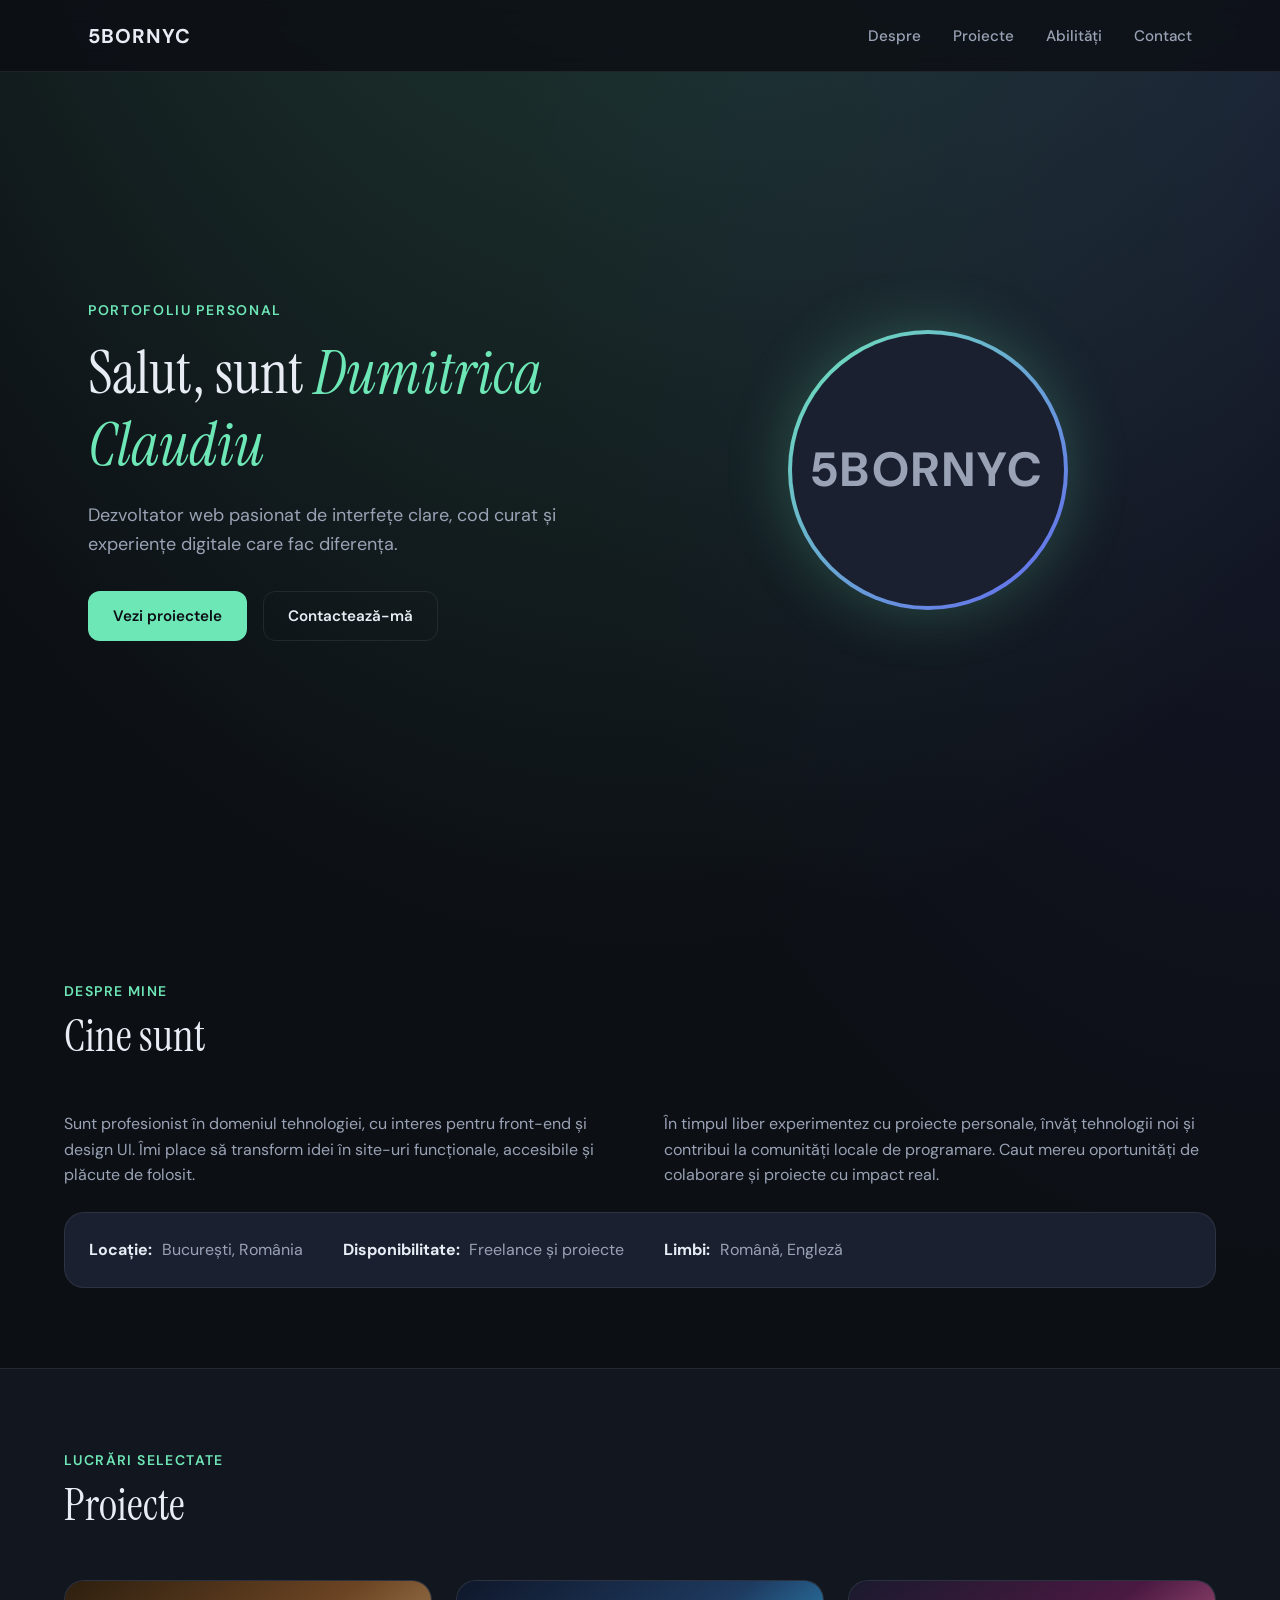
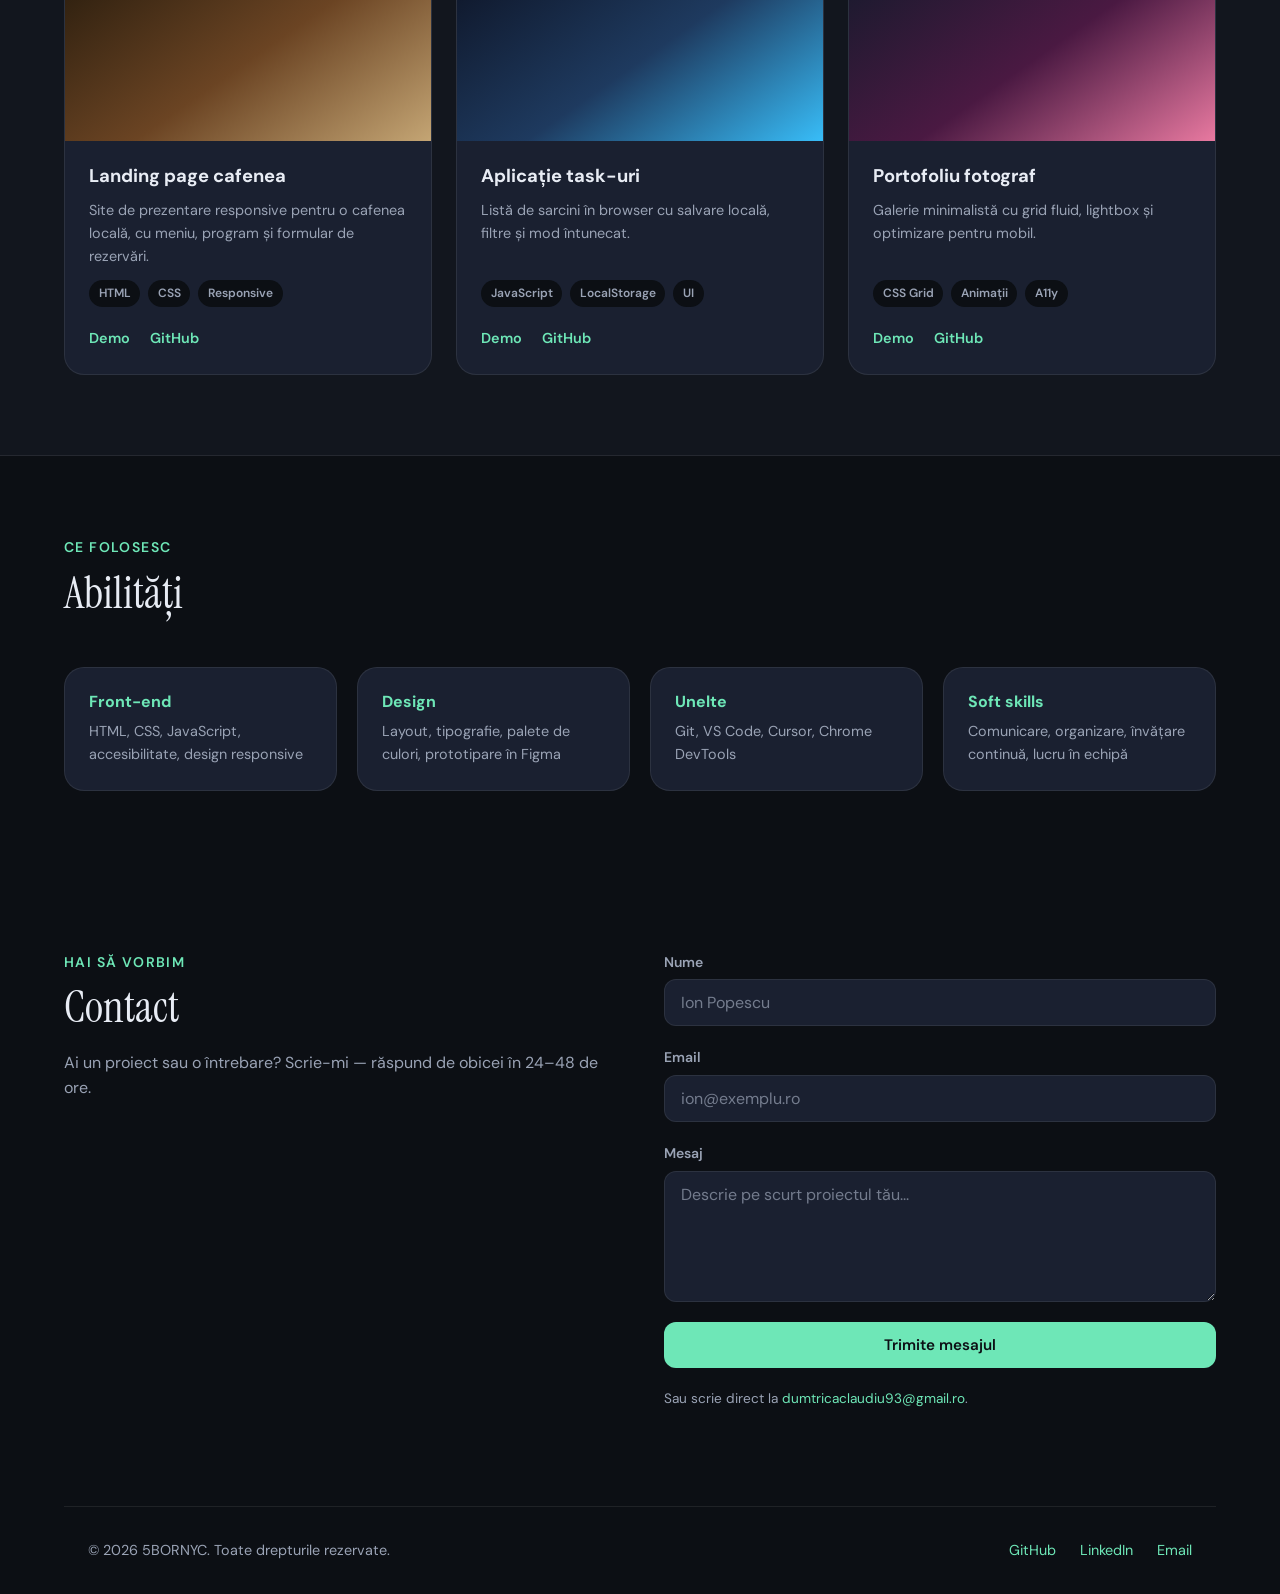
<file: index.html>
<!DOCTYPE html>
<html lang="ro">
  <head>
    <meta charset="UTF-8" />
    <meta name="viewport" content="width=device-width, initial-scale=1.0" />
    <meta
      name="description"
      content="Portofoliu personal — proiecte, abilități și contact."
    />
    <title>Portofoliu |Dumitrica Claudiu</title>
    <link rel="preconnect" href="https://fonts.googleapis.com" />
    <link rel="preconnect" href="https://fonts.gstatic.com" crossorigin />
    <link
      href="https://fonts.googleapis.com/css2?family=DM+Sans:ital,opsz,wght@0,9..40,400;0,9..40,500;0,9..40,600;0,9..40,700;1,9..40,400&family=Instrument+Serif:ital@0;1&display=swap"
      rel="stylesheet"
    />
    <link rel="stylesheet" href="styles.css" />
  </head>

  <body>
    <a class="skip-link" href="#continut">Sari la conținut</a>

    <header class="site-header">
      <nav class="nav" aria-label="Navigare principală">
        <a class="logo" href="#">5BORNYC</a>
        <input
          class="nav-check"
          type="checkbox"
          id="nav-check"
          aria-hidden="true"
        />
        <label class="nav-toggle" for="nav-check">
          <span class="sr-only">Deschide meniul</span>
          <span class="nav-toggle-bar"></span>
          <span class="nav-toggle-bar"></span>
          <span class="nav-toggle-bar"></span>
        </label>
        <ul class="nav-links" id="meniu-nav">
          <li><a href="#despre">Despre</a></li>
          <li><a href="#proiecte">Proiecte</a></li>
          <li><a href="#abilitati">Abilități</a></li>
          <li><a href="#contact">Contact</a></li>
        </ul>
      </nav>
    </header>

    <main id="continut">
      <section class="hero" aria-labelledby="titlu-hero">
        <div class="hero-content">
          <p class="eyebrow">Portofoliu personal</p>
          <h1 id="titlu-hero">
            Salut, sunt <span class="accent">Dumitrica Claudiu</span>
          </h1>
          <p class="hero-subtitle">
            Dezvoltator web pasionat de interfețe clare, cod curat și experiențe
            digitale care fac diferența.
          </p>
          <div class="hero-actions">
            <a class="btn btn-primary" href="#proiecte">Vezi proiectele</a>
            <a class="btn btn-secondary" href="#contact">Contactează-mă</a>
          </div>
        </div>
        <div class="hero-visual" aria-hidden="true">
          <div class="avatar-ring">
            <div class="avatar-placeholder">
              <span>5BORNYC</span>
            </div>
          </div>
        </div>
      </section>

      <section class="section" id="despre" aria-labelledby="titlu-despre">
        <div class="section-inner">
          <header class="section-header">
            <p class="section-label">Despre mine</p>
            <h2 id="titlu-despre">Cine sunt</h2>
          </header>
          <div class="about-grid">
            <p>
              Sunt profesionist în domeniul tehnologiei, cu interes
              pentru front-end și design UI. Îmi place să transform idei în
              site-uri funcționale, accesibile și plăcute de folosit.
            </p>
            <p>
              În timpul liber experimentez cu proiecte personale, învăț
              tehnologii noi și contribui la comunități locale de programare.
              Caut mereu oportunități de colaborare și proiecte cu impact real.
            </p>
            <ul class="about-facts">
              <li><strong>Locație:</strong> București, România</li>
              <li><strong>Disponibilitate:</strong> Freelance și proiecte</li>
              <li><strong>Limbi:</strong> Română, Engleză</li>
            </ul>
          </div>
        </div>
      </section>

      <section
        class="section section-alt"
        id="proiecte"
        aria-labelledby="titlu-proiecte"
      >
        <div class="section-inner">
          <header class="section-header">
            <p class="section-label">Lucrări selectate</p>
            <h2 id="titlu-proiecte">Proiecte</h2>
          </header>
          <div class="projects-grid">
            <article class="project-card">
              <div class="project-thumb project-thumb-1" role="img" aria-label="Previzualizare proiect cafenea"></div>
              <div class="project-body">
                <h3>Landing page cafenea</h3>
                <p>
                  Site de prezentare responsive pentru o cafenea locală, cu
                  meniu, program și formular de rezervări.
                </p>
                <ul class="tag-list">
                  <li>HTML</li>
                  <li>CSS</li>
                  <li>Responsive</li>
                </ul>
                <div class="project-links">
                  <a href="demos/cafenea/index.html" target="_blank" rel="noopener noreferrer">Demo</a>
                  <a href="#">GitHub</a>
                </div>
              </div>
            </article>

            <article class="project-card">
              <div class="project-thumb project-thumb-2" role="img" aria-label="Previzualizare aplicație task-uri"></div>
              <div class="project-body">
                <h3>Aplicație task-uri</h3>
                <p>
                  Listă de sarcini în browser cu salvare locală, filtre și mod
                  întunecat.
                </p>
                <ul class="tag-list">
                  <li>JavaScript</li>
                  <li>LocalStorage</li>
                  <li>UI</li>
                </ul>
                <div class="project-links">
                  <a href="demos/taskuri/index.html" target="_blank" rel="noopener noreferrer">Demo</a>
                  <a href="#">GitHub</a>
                </div>
              </div>
            </article>

            <article class="project-card">
              <div class="project-thumb project-thumb-3" role="img" aria-label="Previzualizare portofoliu fotograf"></div>
              <div class="project-body">
                <h3>Portofoliu fotograf</h3>
                <p>
                  Galerie minimalistă cu grid fluid, lightbox și optimizare
                  pentru mobil.
                </p>
                <ul class="tag-list">
                  <li>CSS Grid</li>
                  <li>Animații</li>
                  <li>A11y</li>
                </ul>
                <div class="project-links">
                  <a href="demos/fotograf/index.html" target="_blank" rel="noopener noreferrer">Demo</a>
                  <a href="#">GitHub</a>
                </div>
              </div>
            </article>
          </div>
        </div>
      </section>

      <section class="section" id="abilitati" aria-labelledby="titlu-abilitati">
        <div class="section-inner">
          <header class="section-header">
            <p class="section-label">Ce folosesc</p>
            <h2 id="titlu-abilitati">Abilități</h2>
          </header>
          <ul class="skills-grid">
            <li class="skill-card">
              <h3>Front-end</h3>
              <p>HTML, CSS, JavaScript, accesibilitate, design responsive</p>
            </li>
            <li class="skill-card">
              <h3>Design</h3>
              <p>Layout, tipografie, palete de culori, prototipare în Figma</p>
            </li>
            <li class="skill-card">
              <h3>Unelte</h3>
              <p>Git, VS Code, Cursor, Chrome DevTools</p>
            </li>
            <li class="skill-card">
              <h3>Soft skills</h3>
              <p>Comunicare, organizare, învățare continuă, lucru în echipă</p>
            </li>
          </ul>
        </div>
      </section>

      <section
        class="section section-contact"
        id="contact"
        aria-labelledby="titlu-contact"
      >
        <div class="section-inner contact-inner">
          <header class="section-header">
            <p class="section-label">Hai să vorbim</p>
            <h2 id="titlu-contact">Contact</h2>
            <p class="contact-intro">
              Ai un proiect sau o întrebare? Scrie-mi — răspund de obicei în
              24–48 de ore.
            </p>
          </header>
          <form class="contact-form" action="mailto:email@exemplu.ro" method="post" enctype="text/plain">
            <div class="form-row">
              <label for="nume">Nume</label>
              <input
                id="nume"
                name="nume"
                type="text"
                autocomplete="name"
                required
                placeholder="Ion Popescu"
              />
            </div>
            <div class="form-row">
              <label for="email">Email</label>
              <input
                id="email"
                name="email"
                type="email"
                autocomplete="email"
                required
                placeholder="ion@exemplu.ro"
              />
            </div>
            <div class="form-row">
              <label for="mesaj">Mesaj</label>
              <textarea
                id="mesaj"
                name="mesaj"
                rows="5"
                required
                placeholder="Descrie pe scurt proiectul tău..."
              ></textarea>
            </div>
            <button class="btn btn-primary" type="submit">
              Trimite mesajul
            </button>
            <p class="form-note">
              Sau scrie direct la
              <a href="mailto:email@exemplu.ro">dumtricaclaudiu93@gmail.ro</a>.
            </p>
          </form>
        </div>
      </section>
    </main>

    <footer class="site-footer">
      <p>© 2026 5BORNYC. Toate drepturile rezervate.</p>
      <ul class="footer-links">
        <li>
          <a href="https://github.com" target="_blank" rel="noopener noreferrer">GitHub</a>
        </li>
        <li>
          <a href="https://linkedin.com" target="_blank" rel="noopener noreferrer">LinkedIn</a>
        </li>
        <li><a href="mailto:email@exemplu.ro">Email</a></li>
      </ul>
    </footer>
  </body>
</html>
</file>
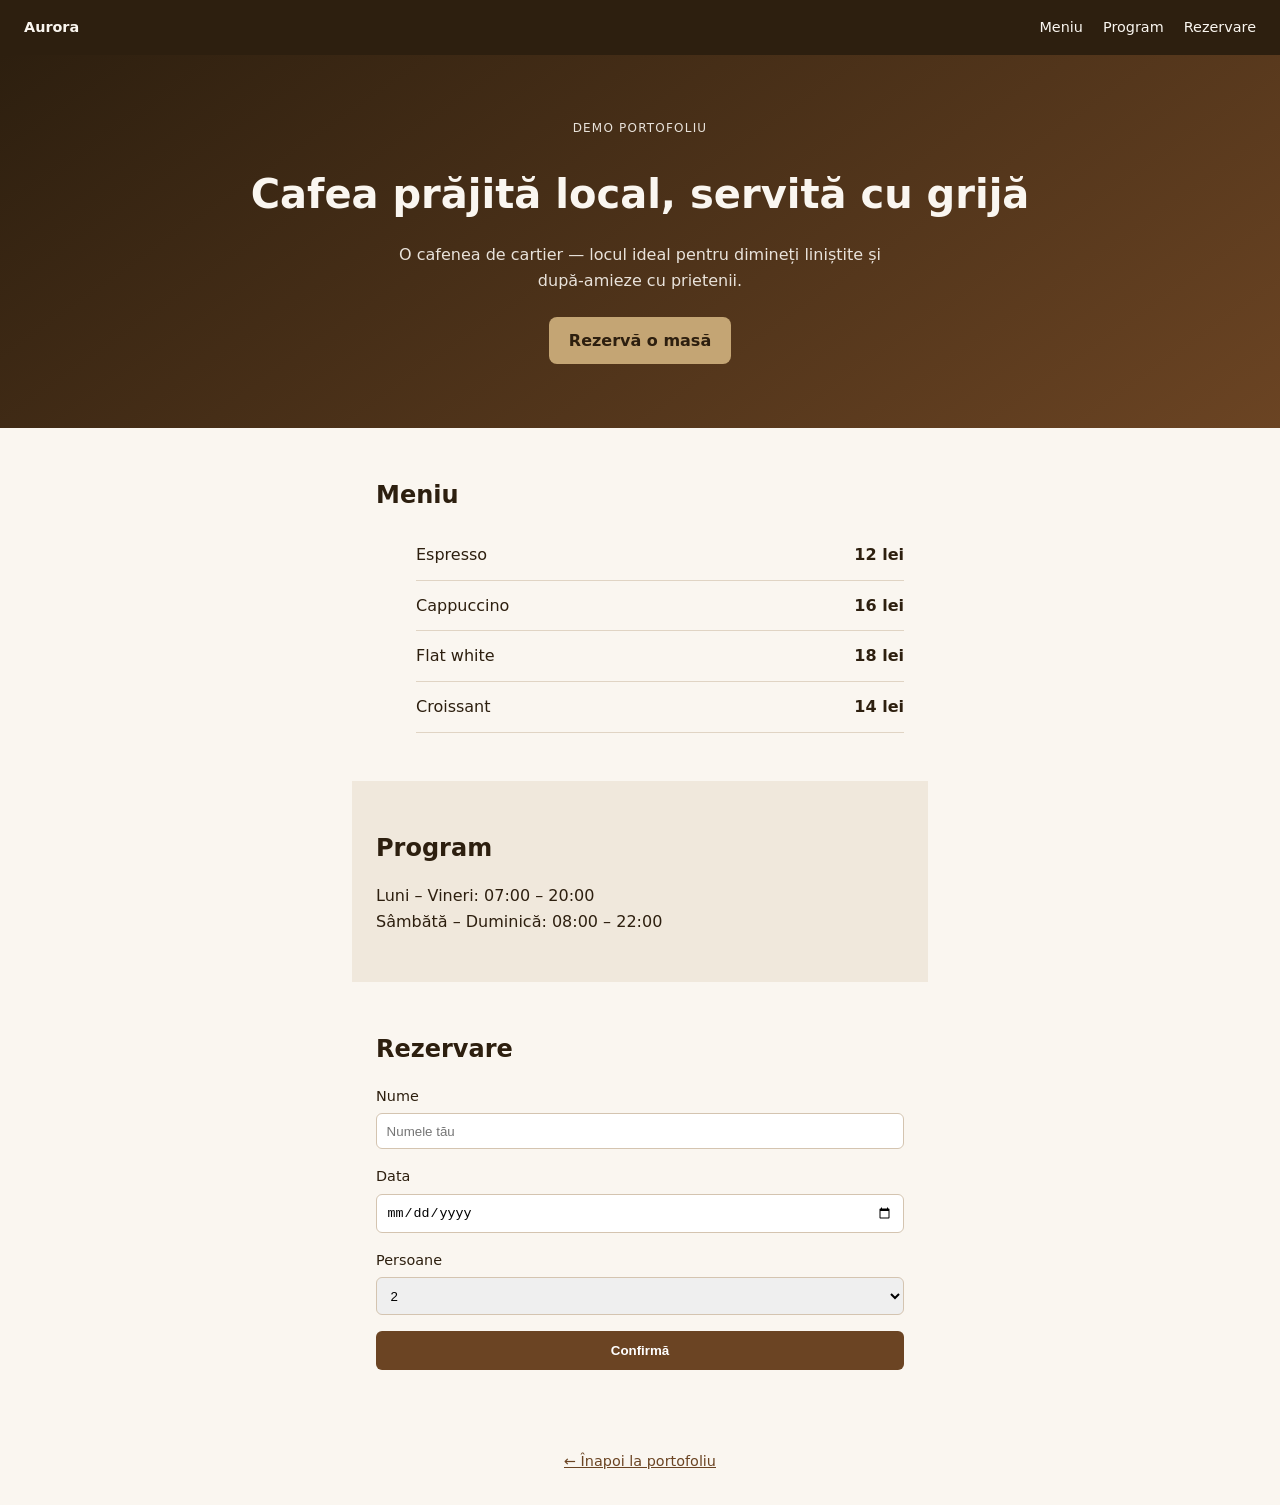
<file: demos/cafenea/index.html>
<!DOCTYPE html>
<html lang="ro">
  <head>
    <meta charset="UTF-8" />
    <meta name="viewport" content="width=device-width, initial-scale=1.0" />
    <title>Cafenea Aurora — Demo</title>
    <link rel="stylesheet" href="style.css" />
  </head>
  <body>
    <header class="header">
      <a class="logo" href="#">Aurora</a>
      <nav>
        <a href="#meniu">Meniu</a>
        <a href="#program">Program</a>
        <a href="#rezervare">Rezervare</a>
      </nav>
    </header>

    <section class="hero">
      <p class="tag">Demo portofoliu</p>
      <h1>Cafea prăjită local, servită cu grijă</h1>
      <p>O cafenea de cartier — locul ideal pentru dimineți liniștite și după-amieze cu prietenii.</p>
      <a class="btn" href="#rezervare">Rezervă o masă</a>
    </section>

    <section class="section" id="meniu">
      <h2>Meniu</h2>
      <ul class="menu">
        <li><span>Espresso</span><strong>12 lei</strong></li>
        <li><span>Cappuccino</span><strong>16 lei</strong></li>
        <li><span>Flat white</span><strong>18 lei</strong></li>
        <li><span>Croissant</span><strong>14 lei</strong></li>
      </ul>
    </section>

    <section class="section alt" id="program">
      <h2>Program</h2>
      <p>Luni – Vineri: 07:00 – 20:00</p>
      <p>Sâmbătă – Duminică: 08:00 – 22:00</p>
    </section>

    <section class="section" id="rezervare">
      <h2>Rezervare</h2>
      <form class="form" onsubmit="event.preventDefault(); alert('Demo: rezervarea a fost trimisă!');">
        <label>
          Nume
          <input type="text" required placeholder="Numele tău" />
        </label>
        <label>
          Data
          <input type="date" required />
        </label>
        <label>
          Persoane
          <select required>
            <option value="2">2</option>
            <option value="4">4</option>
            <option value="6">6+</option>
          </select>
        </label>
        <button type="submit">Confirmă</button>
      </form>
    </section>

    <footer>
      <a href="../../index.html#proiecte">← Înapoi la portofoliu</a>
    </footer>
  </body>
</html>
</file>
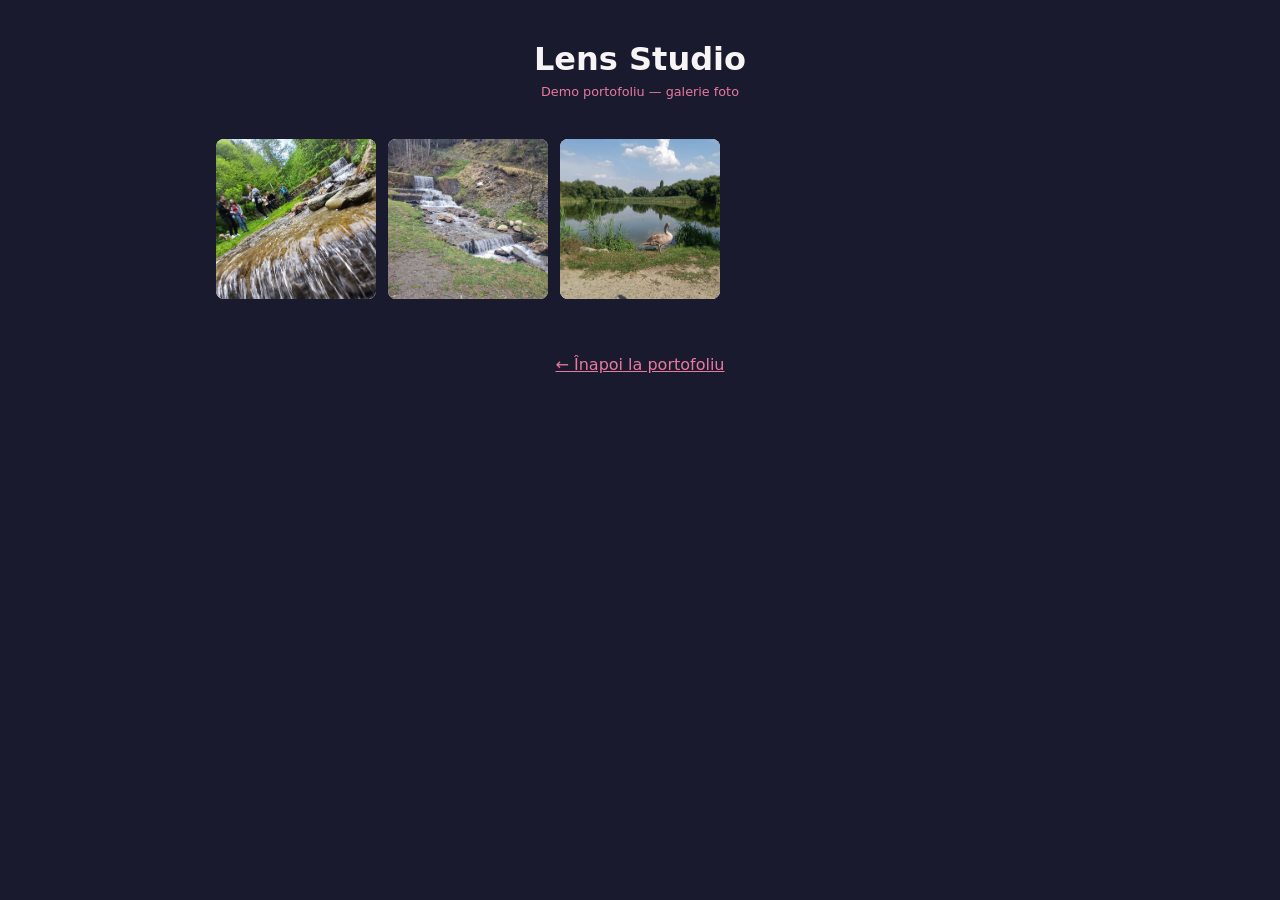
<file: demos/fotograf/index.html>
<!DOCTYPE html>
<html lang="ro">
  <head>
    <meta charset="UTF-8" />
    <meta name="viewport" content="width=device-width, initial-scale=1.0" />
    <title>Portofoliu fotograf — Demo</title>
    <link rel="stylesheet" href="style.css" />
  </head>
  <body>
    <header class="header">
      <h1>Lens Studio</h1>
      <p class="tag">Demo portofoliu — galerie foto</p>
    </header>

    <main class="gallery" id="gallery" aria-label="Galerie fotografii"></main>

    <dialog id="lightbox" class="lightbox">
      <button type="button" class="close" id="close-lightbox" aria-label="Închide">
        ×
      </button>
      <figure>
        <img id="lightbox-img" class="lightbox-img" alt="" />
        <figcaption id="lightbox-caption"></figcaption>
      </figure>
    </dialog>

    <footer>
      <a href="../../index.html#proiecte">← Înapoi la portofoliu</a>
    </footer>

    <script src="app.js"></script>
  </body>
</html>
</file>
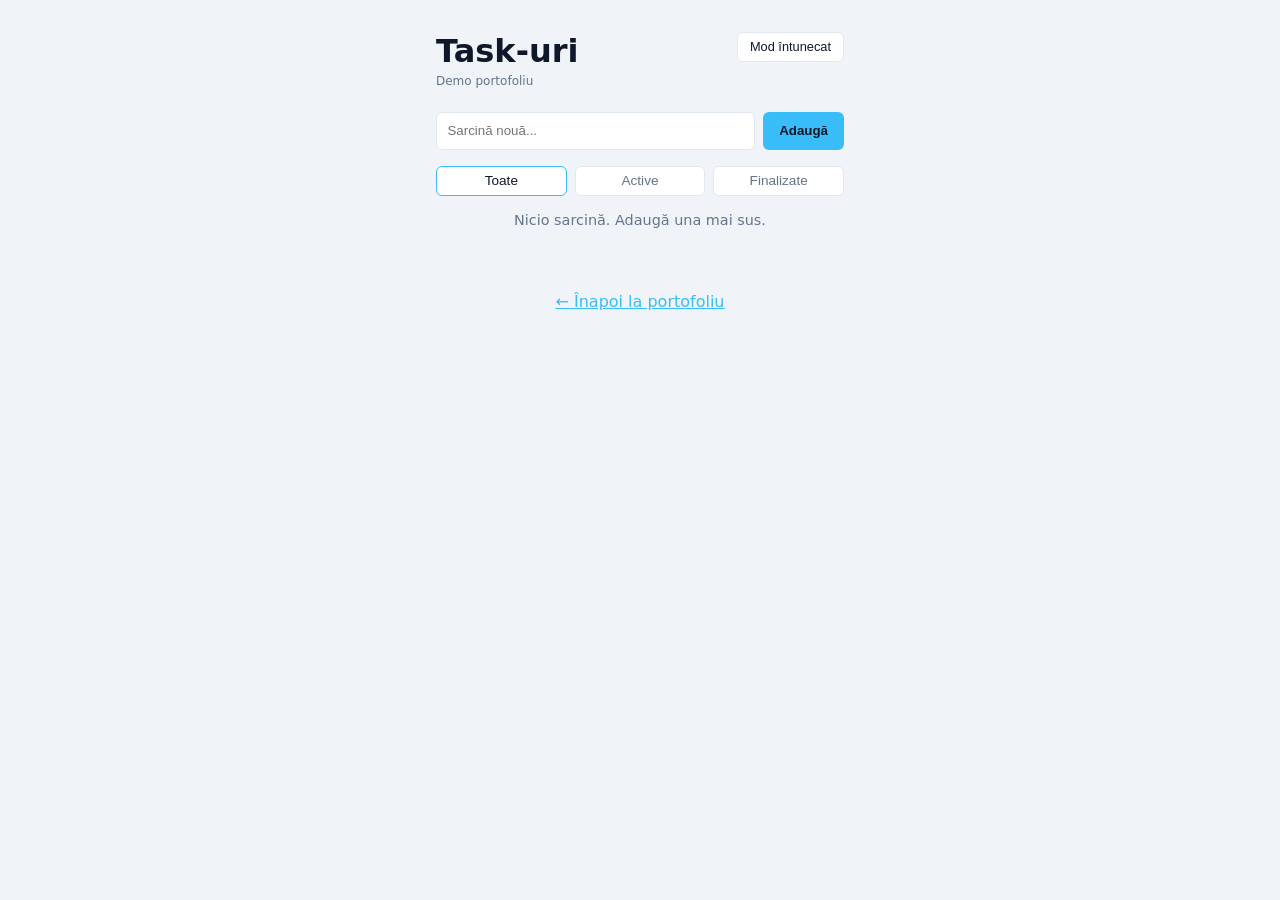
<file: demos/taskuri/index.html>
<!DOCTYPE html>
<html lang="ro">
  <head>
    <meta charset="UTF-8" />
    <meta name="viewport" content="width=device-width, initial-scale=1.0" />
    <title>Task-uri — Demo</title>
    <link rel="stylesheet" href="style.css" />
  </head>
  <body>
    <div class="app">
      <header class="top">
        <div>
          <h1>Task-uri</h1>
          <p class="tag">Demo portofoliu</p>
        </div>
        <button type="button" id="toggle-theme" aria-label="Comută modul întunecat">
          Mod întunecat
        </button>
      </header>

      <form id="form-add" class="add-form">
        <input id="input-task" type="text" placeholder="Sarcină nouă..." required />
        <button type="submit">Adaugă</button>
      </form>

      <div class="filters" role="tablist">
        <button type="button" class="filter active" data-filter="all">Toate</button>
        <button type="button" class="filter" data-filter="active">Active</button>
        <button type="button" class="filter" data-filter="done">Finalizate</button>
      </div>

      <ul id="list" class="task-list" aria-live="polite"></ul>
      <p id="empty" class="empty hidden">Nicio sarcină. Adaugă una mai sus.</p>
    </div>

    <footer>
      <a href="../../index.html#proiecte">← Înapoi la portofoliu</a>
    </footer>

    <script src="app.js"></script>
  </body>
</html>
</file>
<file: styles.css>
/* --- Variabile & reset --- */
:root {
  --bg: #0c0f14;
  --bg-alt: #12161e;
  --surface: #1a2030;
  --surface-hover: #222a3d;
  --text: #e8ecf4;
  --text-muted: #9aa3b5;
  --accent: #6ee7b7;
  --accent-dim: #34d399;
  --accent-glow: rgba(110, 231, 183, 0.25);
  --border: rgba(255, 255, 255, 0.08);
  --radius: 12px;
  --radius-lg: 20px;
  --font-sans: "DM Sans", system-ui, sans-serif;
  --font-serif: "Instrument Serif", Georgia, serif;
  --header-h: 4.5rem;
  --max-width: 72rem;
  --transition: 0.2s ease;
}

*,
*::before,
*::after {
  box-sizing: border-box;
}

html {
  scroll-behavior: smooth;
}

body {
  margin: 0;
  font-family: var(--font-sans);
  font-size: 1rem;
  line-height: 1.6;
  color: var(--text);
  background: var(--bg);
  background-image:
    radial-gradient(ellipse 80% 50% at 50% -20%, var(--accent-glow), transparent),
    radial-gradient(ellipse 60% 40% at 100% 0%, rgba(99, 102, 241, 0.12), transparent);
}

img {
  max-width: 100%;
  display: block;
}

a {
  color: var(--accent);
  text-decoration: none;
  transition: color var(--transition);
}

a:hover {
  color: var(--accent-dim);
}

ul {
  list-style: none;
  margin: 0;
  padding: 0;
}

h1,
h2,
h3 {
  margin: 0;
  line-height: 1.2;
}

p {
  margin: 0;
}

.sr-only {
  position: absolute;
  width: 1px;
  height: 1px;
  padding: 0;
  margin: -1px;
  overflow: hidden;
  clip: rect(0, 0, 0, 0);
  white-space: nowrap;
  border: 0;
}

.skip-link {
  position: absolute;
  top: -100%;
  left: 1rem;
  z-index: 200;
  padding: 0.5rem 1rem;
  background: var(--accent);
  color: var(--bg);
  border-radius: var(--radius);
  font-weight: 600;
}

.skip-link:focus {
  top: 1rem;
}

/* --- Header & nav --- */
.site-header {
  position: sticky;
  top: 0;
  z-index: 100;
  height: var(--header-h);
  background: rgba(12, 15, 20, 0.85);
  backdrop-filter: blur(12px);
  border-bottom: 1px solid var(--border);
}

.nav {
  display: flex;
  align-items: center;
  justify-content: space-between;
  max-width: var(--max-width);
  margin: 0 auto;
  padding: 0 1.5rem;
  height: 100%;
}

.logo {
  font-weight: 700;
  font-size: 1.25rem;
  color: var(--text);
  letter-spacing: 0.05em;
}

.logo:hover {
  color: var(--accent);
}

.nav-check {
  position: absolute;
  opacity: 0;
  pointer-events: none;
}

.nav-toggle {
  display: none;
  flex-direction: column;
  justify-content: center;
  gap: 5px;
  width: 2.5rem;
  height: 2.5rem;
  padding: 0;
  border: none;
  background: transparent;
  cursor: pointer;
}

.nav-toggle-bar {
  display: block;
  width: 1.5rem;
  height: 2px;
  background: var(--text);
  border-radius: 2px;
  transition: transform var(--transition), opacity var(--transition);
}

.nav-links {
  display: flex;
  gap: 2rem;
}

.nav-links a {
  color: var(--text-muted);
  font-weight: 500;
  font-size: 0.95rem;
}

.nav-links a:hover {
  color: var(--text);
}

/* --- Butoane --- */
.btn {
  display: inline-flex;
  align-items: center;
  justify-content: center;
  padding: 0.75rem 1.5rem;
  font-family: inherit;
  font-size: 0.95rem;
  font-weight: 600;
  border-radius: var(--radius);
  border: 1px solid transparent;
  cursor: pointer;
  transition:
    background var(--transition),
    color var(--transition),
    border-color var(--transition),
    transform var(--transition);
}

.btn-primary {
  background: var(--accent);
  color: var(--bg);
}

.btn-primary:hover {
  background: var(--accent-dim);
  color: var(--bg);
  transform: translateY(-1px);
}

.btn-secondary {
  background: transparent;
  color: var(--text);
  border-color: var(--border);
}

.btn-secondary:hover {
  border-color: var(--accent);
  color: var(--accent);
}

/* --- Hero --- */
.hero {
  display: grid;
  grid-template-columns: 1fr 1fr;
  gap: 3rem;
  align-items: center;
  max-width: var(--max-width);
  margin: 0 auto;
  padding: 4rem 1.5rem 6rem;
  min-height: calc(100vh - var(--header-h));
}

.eyebrow {
  font-size: 0.875rem;
  font-weight: 600;
  text-transform: uppercase;
  letter-spacing: 0.12em;
  color: var(--accent);
  margin-bottom: 1rem;
}

.hero h1 {
  font-family: var(--font-serif);
  font-size: clamp(2.5rem, 5vw, 3.75rem);
  font-weight: 400;
  margin-bottom: 1.25rem;
}

.hero h1 .accent {
  font-style: italic;
  color: var(--accent);
}

.hero-subtitle {
  font-size: 1.125rem;
  color: var(--text-muted);
  max-width: 32rem;
  margin-bottom: 2rem;
}

.hero-actions {
  display: flex;
  flex-wrap: wrap;
  gap: 1rem;
}

.hero-visual {
  display: flex;
  justify-content: center;
  align-items: center;
}

.avatar-ring {
  width: min(280px, 70vw);
  aspect-ratio: 1;
  border-radius: 50%;
  padding: 4px;
  background: linear-gradient(135deg, var(--accent), #6366f1);
  box-shadow: 0 0 60px var(--accent-glow);
}

.avatar-placeholder {
  width: 100%;
  height: 100%;
  border-radius: 50%;
  background: var(--surface);
  display: flex;
  align-items: center;
  justify-content: center;
  font-size: 3rem;
  font-weight: 700;
  color: var(--text-muted);
  letter-spacing: 0.05em;
}

/* --- Secțiuni --- */
.section {
  padding: 5rem 1.5rem;
}

.section-alt {
  background: var(--bg-alt);
  border-block: 1px solid var(--border);
}

.section-inner {
  max-width: var(--max-width);
  margin: 0 auto;
}

.section-header {
  margin-bottom: 3rem;
  max-width: 36rem;
}

.section-label {
  font-size: 0.875rem;
  font-weight: 600;
  text-transform: uppercase;
  letter-spacing: 0.1em;
  color: var(--accent);
  margin-bottom: 0.5rem;
}

.section-header h2 {
  font-family: var(--font-serif);
  font-size: clamp(2rem, 4vw, 2.75rem);
  font-weight: 400;
}

/* --- Despre --- */
.about-grid {
  display: grid;
  grid-template-columns: 1fr 1fr;
  gap: 1.5rem 3rem;
}

.about-grid p {
  color: var(--text-muted);
}

.about-facts {
  grid-column: 1 / -1;
  display: flex;
  flex-wrap: wrap;
  gap: 1.5rem 2.5rem;
  padding: 1.5rem;
  background: var(--surface);
  border-radius: var(--radius-lg);
  border: 1px solid var(--border);
}

.about-facts li {
  color: var(--text-muted);
}

.about-facts strong {
  color: var(--text);
  margin-right: 0.35rem;
}

/* --- Proiecte --- */
.projects-grid {
  display: grid;
  grid-template-columns: repeat(3, 1fr);
  gap: 1.5rem;
}

.project-card {
  display: flex;
  flex-direction: column;
  background: var(--surface);
  border-radius: var(--radius-lg);
  border: 1px solid var(--border);
  overflow: hidden;
  transition:
    transform var(--transition),
    border-color var(--transition),
    box-shadow var(--transition);
}

.project-card:hover {
  transform: translateY(-4px);
  border-color: rgba(110, 231, 183, 0.3);
  box-shadow: 0 12px 40px rgba(0, 0, 0, 0.35);
}

.project-thumb {
  height: 10rem;
  background-size: cover;
  background-position: center;
}

.project-thumb-1 {
  background-image: linear-gradient(145deg, #2d1f0f 0%, #6b4423 50%, #c4a574 100%);
}

.project-thumb-2 {
  background-image: linear-gradient(145deg, #0f172a 0%, #1e3a5f 50%, #38bdf8 100%);
}

.project-thumb-3 {
  background-image: linear-gradient(145deg, #1a1a2e 0%, #4a1942 50%, #e879a0 100%);
}

.project-body {
  padding: 1.5rem;
  display: flex;
  flex-direction: column;
  flex: 1;
  gap: 0.75rem;
}

.project-body h3 {
  font-size: 1.15rem;
}

.project-body p {
  font-size: 0.9rem;
  color: var(--text-muted);
  flex: 1;
}

.tag-list {
  display: flex;
  flex-wrap: wrap;
  gap: 0.5rem;
}

.tag-list li {
  font-size: 0.75rem;
  font-weight: 600;
  padding: 0.25rem 0.6rem;
  background: var(--bg);
  border-radius: 999px;
  color: var(--text-muted);
}

.project-links {
  display: flex;
  gap: 1.25rem;
  margin-top: 0.5rem;
}

.project-links a {
  font-weight: 600;
  font-size: 0.9rem;
}

/* --- Abilități --- */
.skills-grid {
  display: grid;
  grid-template-columns: repeat(4, 1fr);
  gap: 1.25rem;
}

.skill-card {
  padding: 1.5rem;
  background: var(--surface);
  border: 1px solid var(--border);
  border-radius: var(--radius-lg);
  transition: border-color var(--transition);
}

.skill-card:hover {
  border-color: rgba(110, 231, 183, 0.35);
}

.skill-card h3 {
  font-size: 1rem;
  margin-bottom: 0.5rem;
  color: var(--accent);
}

.skill-card p {
  font-size: 0.9rem;
  color: var(--text-muted);
}

/* --- Contact --- */
.section-contact {
  padding-bottom: 6rem;
}

.contact-inner {
  display: grid;
  grid-template-columns: 1fr 1fr;
  gap: 3rem;
  align-items: start;
}

.contact-intro {
  color: var(--text-muted);
  margin-top: 1rem;
}

.contact-form {
  display: flex;
  flex-direction: column;
  gap: 1.25rem;
}

.form-row {
  display: flex;
  flex-direction: column;
  gap: 0.4rem;
}

.form-row label {
  font-size: 0.875rem;
  font-weight: 600;
  color: var(--text-muted);
}

.form-row input,
.form-row textarea {
  font-family: inherit;
  font-size: 1rem;
  padding: 0.75rem 1rem;
  background: var(--surface);
  border: 1px solid var(--border);
  border-radius: var(--radius);
  color: var(--text);
  transition: border-color var(--transition);
}

.form-row input::placeholder,
.form-row textarea::placeholder {
  color: var(--text-muted);
  opacity: 0.7;
}

.form-row input:focus,
.form-row textarea:focus {
  outline: none;
  border-color: var(--accent);
}

.form-row textarea {
  resize: vertical;
  min-height: 8rem;
}

.form-note {
  font-size: 0.85rem;
  color: var(--text-muted);
}

/* --- Footer --- */
.site-footer {
  display: flex;
  flex-wrap: wrap;
  align-items: center;
  justify-content: space-between;
  gap: 1rem;
  max-width: var(--max-width);
  margin: 0 auto;
  padding: 2rem 1.5rem;
  border-top: 1px solid var(--border);
  font-size: 0.9rem;
  color: var(--text-muted);
}

.footer-links {
  display: flex;
  gap: 1.5rem;
}

/* --- Responsive --- */
@media (max-width: 900px) {
  .hero {
    grid-template-columns: 1fr;
    text-align: center;
    padding-top: 2rem;
  }

  .hero-subtitle {
    margin-inline: auto;
  }

  .hero-actions {
    justify-content: center;
  }

  .hero-visual {
    order: -1;
  }

  .about-grid {
    grid-template-columns: 1fr;
  }

  .projects-grid {
    grid-template-columns: 1fr;
  }

  .skills-grid {
    grid-template-columns: repeat(2, 1fr);
  }

  .contact-inner {
    grid-template-columns: 1fr;
  }
}

@media (max-width: 640px) {
  .nav-toggle {
    display: flex;
  }

  .nav-links {
    position: fixed;
    inset: var(--header-h) 0 auto 0;
    flex-direction: column;
    align-items: center;
    gap: 0;
    padding: 1rem 0 2rem;
    background: var(--bg-alt);
    border-bottom: 1px solid var(--border);
    transform: translateY(-120%);
    opacity: 0;
    pointer-events: none;
    transition:
      transform 0.3s ease,
      opacity 0.3s ease;
  }

  .nav-links li {
    width: 100%;
    text-align: center;
  }

  .nav-links a {
    display: block;
    padding: 1rem 1.5rem;
  }

  .nav-check:checked ~ .nav-links {
    transform: translateY(0);
    opacity: 1;
    pointer-events: auto;
  }

  .nav-check:checked + .nav-toggle .nav-toggle-bar:nth-child(1) {
    transform: translateY(7px) rotate(45deg);
  }

  .nav-check:checked + .nav-toggle .nav-toggle-bar:nth-child(2) {
    opacity: 0;
  }

  .nav-check:checked + .nav-toggle .nav-toggle-bar:nth-child(3) {
    transform: translateY(-7px) rotate(-45deg);
  }

  .skills-grid {
    grid-template-columns: 1fr;
  }

  .site-footer {
    flex-direction: column;
    text-align: center;
  }
}

@media (prefers-reduced-motion: reduce) {
  html {
    scroll-behavior: auto;
  }

  *,
  *::before,
  *::after {
    transition-duration: 0.01ms !important;
  }
}
</file>
<file: demos/cafenea/style.css>
* {
  box-sizing: border-box;
  margin: 0;
}

body {
  font-family: system-ui, sans-serif;
  line-height: 1.6;
  color: #2d1f0f;
  background: #faf6f0;
}

.header {
  display: flex;
  justify-content: space-between;
  align-items: center;
  padding: 1rem 1.5rem;
  background: #2d1f0f;
  color: #faf6f0;
}

.logo {
  font-weight: 700;
  color: #c4a574;
  text-decoration: none;
}

.header nav {
  display: flex;
  gap: 1.25rem;
}

.header a {
  color: inherit;
  text-decoration: none;
  font-size: 0.9rem;
}

.hero {
  padding: 4rem 1.5rem;
  text-align: center;
  background: linear-gradient(145deg, #2d1f0f, #6b4423);
  color: #faf6f0;
}

.tag {
  font-size: 0.75rem;
  text-transform: uppercase;
  letter-spacing: 0.1em;
  opacity: 0.8;
  margin-bottom: 0.75rem;
}

.hero h1 {
  font-size: clamp(1.75rem, 4vw, 2.5rem);
  margin-bottom: 1rem;
}

.hero p {
  max-width: 32rem;
  margin: 0 auto 1.5rem;
  opacity: 0.9;
}

.btn {
  display: inline-block;
  padding: 0.65rem 1.25rem;
  background: #c4a574;
  color: #2d1f0f;
  text-decoration: none;
  border-radius: 8px;
  font-weight: 600;
}

.section {
  max-width: 36rem;
  margin: 0 auto;
  padding: 3rem 1.5rem;
}

.section.alt {
  background: #f0e8dc;
}

.section h2 {
  margin-bottom: 1rem;
}

.menu li {
  display: flex;
  justify-content: space-between;
  padding: 0.75rem 0;
  border-bottom: 1px solid #e0d4c4;
}

.form {
  display: flex;
  flex-direction: column;
  gap: 1rem;
}

.form label {
  display: flex;
  flex-direction: column;
  gap: 0.35rem;
  font-size: 0.9rem;
}

.form input,
.form select {
  padding: 0.6rem;
  border: 1px solid #d4c4b0;
  border-radius: 6px;
}

.form button {
  padding: 0.75rem;
  background: #6b4423;
  color: #fff;
  border: none;
  border-radius: 6px;
  cursor: pointer;
  font-weight: 600;
}

footer {
  text-align: center;
  padding: 2rem;
  font-size: 0.9rem;
}

footer a {
  color: #6b4423;
}
</file>
<file: demos/fotograf/style.css>
* {
  box-sizing: border-box;
  margin: 0;
}

body {
  font-family: system-ui, sans-serif;
  background: #1a1a2e;
  color: #f8f4f6;
  min-height: 100vh;
}

.header {
  text-align: center;
  padding: 2.5rem 1rem 1rem;
}

.tag {
  color: #e879a0;
  font-size: 0.8rem;
  margin-top: 0.35rem;
}

.gallery {
  display: grid;
  grid-template-columns: repeat(auto-fill, minmax(140px, 1fr));
  gap: 0.75rem;
  max-width: 56rem;
  margin: 0 auto;
  padding: 1.5rem;
}

.gallery button {
  aspect-ratio: 1;
  padding: 0;
  border: none;
  border-radius: 8px;
  cursor: pointer;
  overflow: hidden;
  transition: transform 0.2s ease;
}

.gallery button img {
  width: 100%;
  height: 100%;
  object-fit: cover;
  display: block;
}

.gallery button:hover,
.gallery button:focus-visible {
  transform: scale(1.03);
  outline: 2px solid #e879a0;
  outline-offset: 2px;
}

.lightbox {
  position: relative;
  border: none;
  padding: 0;
  max-width: min(92vw, 900px);
  width: 100%;
  background: transparent;
}

.lightbox::backdrop {
  background: rgba(0, 0, 0, 0.85);
}

.lightbox figure {
  margin: 0;
  background: #2a2a42;
  border-radius: 12px;
  overflow: hidden;
}

.lightbox-img {
  display: block;
  width: 100%;
  max-height: min(80vh, 720px);
  object-fit: contain;
  background: #0f0f1a;
}

.lightbox figcaption {
  padding: 1rem;
  text-align: center;
  font-size: 0.95rem;
}

.close {
  position: absolute;
  top: -2.5rem;
  right: 0;
  background: transparent;
  border: none;
  color: #fff;
  font-size: 2rem;
  cursor: pointer;
  line-height: 1;
}

footer {
  text-align: center;
  padding: 2rem;
}

footer a {
  color: #e879a0;
}
</file>
<file: demos/taskuri/style.css>
:root {
  --bg: #f0f4f8;
  --surface: #fff;
  --text: #0f172a;
  --muted: #64748b;
  --accent: #38bdf8;
  --border: #e2e8f0;
}

body.dark {
  --bg: #0f172a;
  --surface: #1e293b;
  --text: #e2e8f0;
  --muted: #94a3b8;
  --border: #334155;
}

* {
  box-sizing: border-box;
  margin: 0;
}

body {
  font-family: system-ui, sans-serif;
  background: var(--bg);
  color: var(--text);
  min-height: 100vh;
}

.app {
  max-width: 28rem;
  margin: 0 auto;
  padding: 2rem 1.25rem;
}

.top {
  display: flex;
  justify-content: space-between;
  align-items: flex-start;
  gap: 1rem;
  margin-bottom: 1.5rem;
}

.tag {
  font-size: 0.75rem;
  color: var(--muted);
  margin-top: 0.25rem;
}

#toggle-theme {
  padding: 0.4rem 0.75rem;
  font-size: 0.8rem;
  border: 1px solid var(--border);
  border-radius: 6px;
  background: var(--surface);
  color: var(--text);
  cursor: pointer;
}

.add-form {
  display: flex;
  gap: 0.5rem;
  margin-bottom: 1rem;
}

.add-form input {
  flex: 1;
  padding: 0.65rem;
  border: 1px solid var(--border);
  border-radius: 6px;
  background: var(--surface);
  color: var(--text);
}

.add-form button {
  padding: 0.65rem 1rem;
  background: var(--accent);
  color: #0f172a;
  border: none;
  border-radius: 6px;
  font-weight: 600;
  cursor: pointer;
}

.filters {
  display: flex;
  gap: 0.5rem;
  margin-bottom: 1rem;
}

.filter {
  flex: 1;
  padding: 0.4rem;
  border: 1px solid var(--border);
  border-radius: 6px;
  background: var(--surface);
  color: var(--muted);
  cursor: pointer;
  font-size: 0.85rem;
}

.filter.active {
  border-color: var(--accent);
  color: var(--text);
}

.task-list {
  list-style: none;
  padding: 0;
}

.task-list li {
  display: flex;
  align-items: center;
  gap: 0.75rem;
  padding: 0.75rem;
  background: var(--surface);
  border: 1px solid var(--border);
  border-radius: 8px;
  margin-bottom: 0.5rem;
}

.task-list li.done span {
  text-decoration: line-through;
  color: var(--muted);
}

.task-list button {
  margin-left: auto;
  border: none;
  background: transparent;
  color: var(--muted);
  cursor: pointer;
  font-size: 0.85rem;
}

.empty {
  text-align: center;
  color: var(--muted);
  font-size: 0.9rem;
}

.empty.hidden {
  display: none;
}

footer {
  text-align: center;
  padding: 2rem;
}

footer a {
  color: var(--accent);
}
</file>
